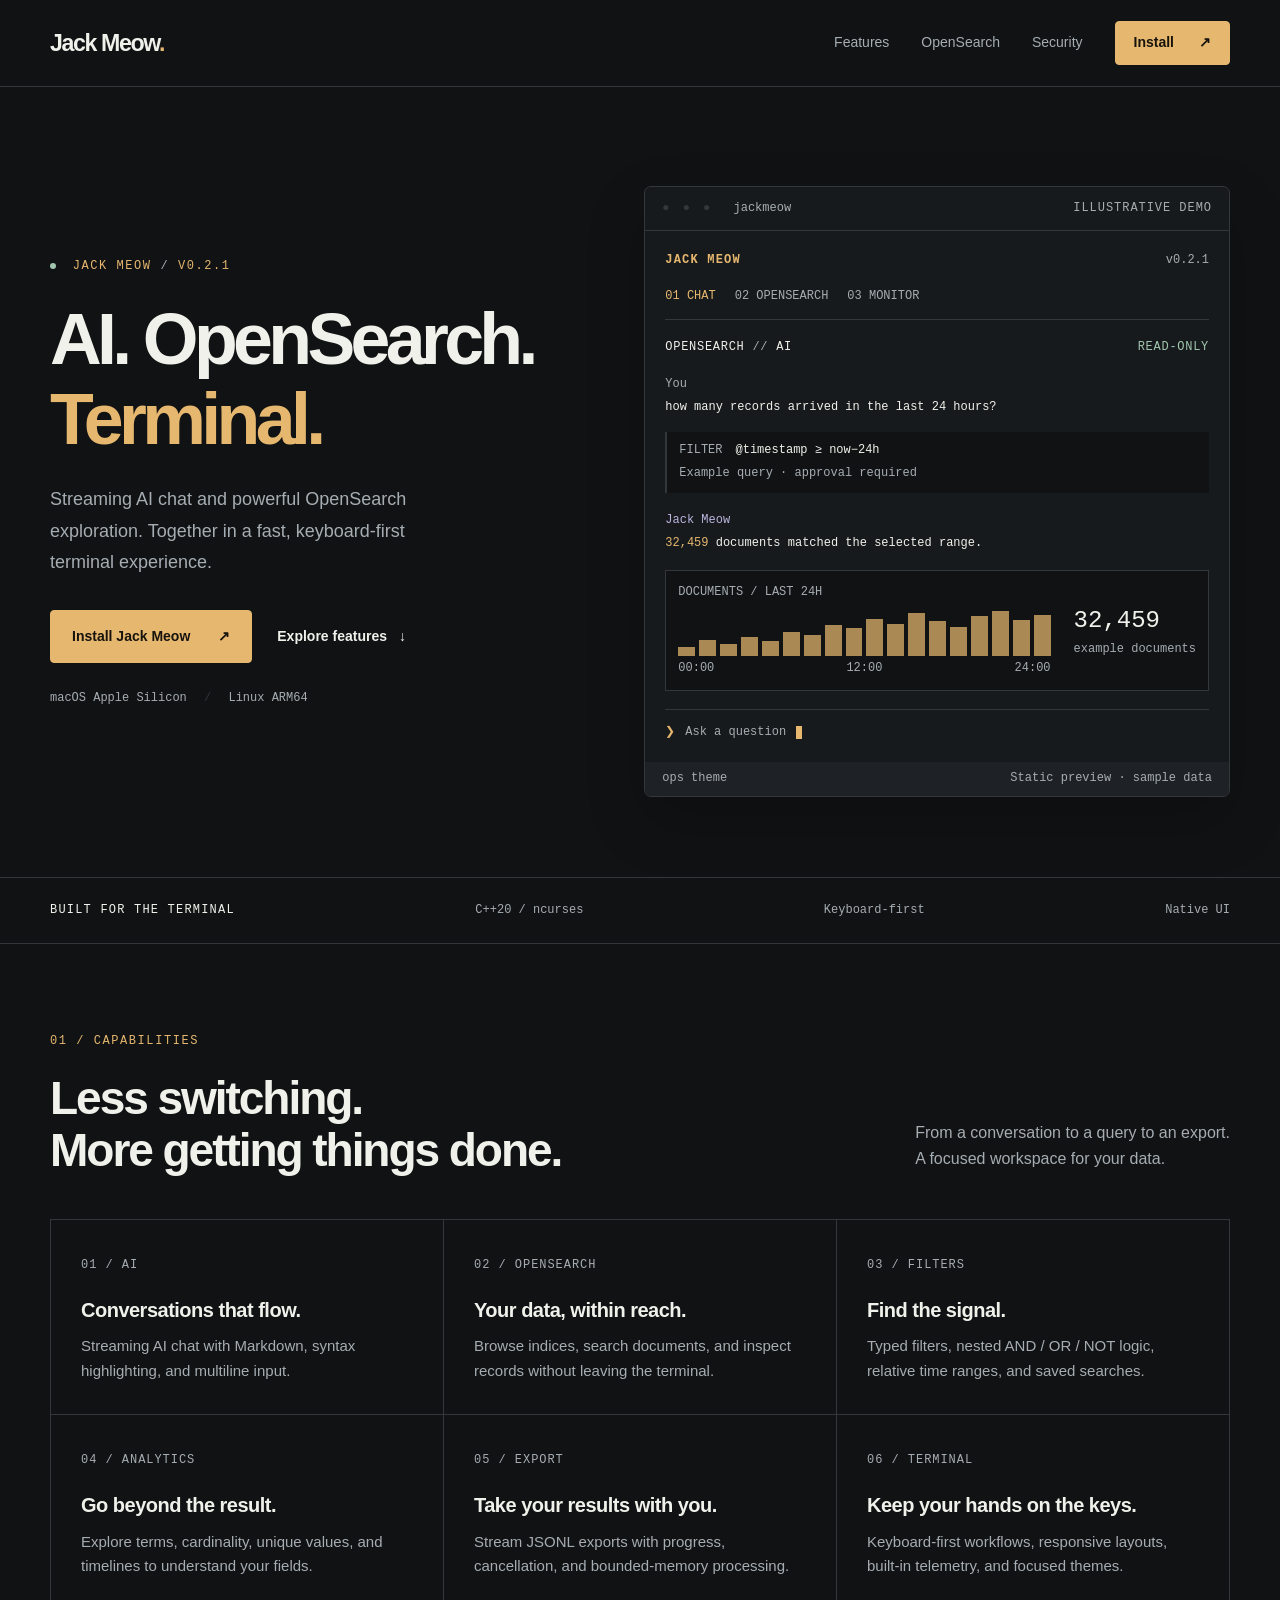
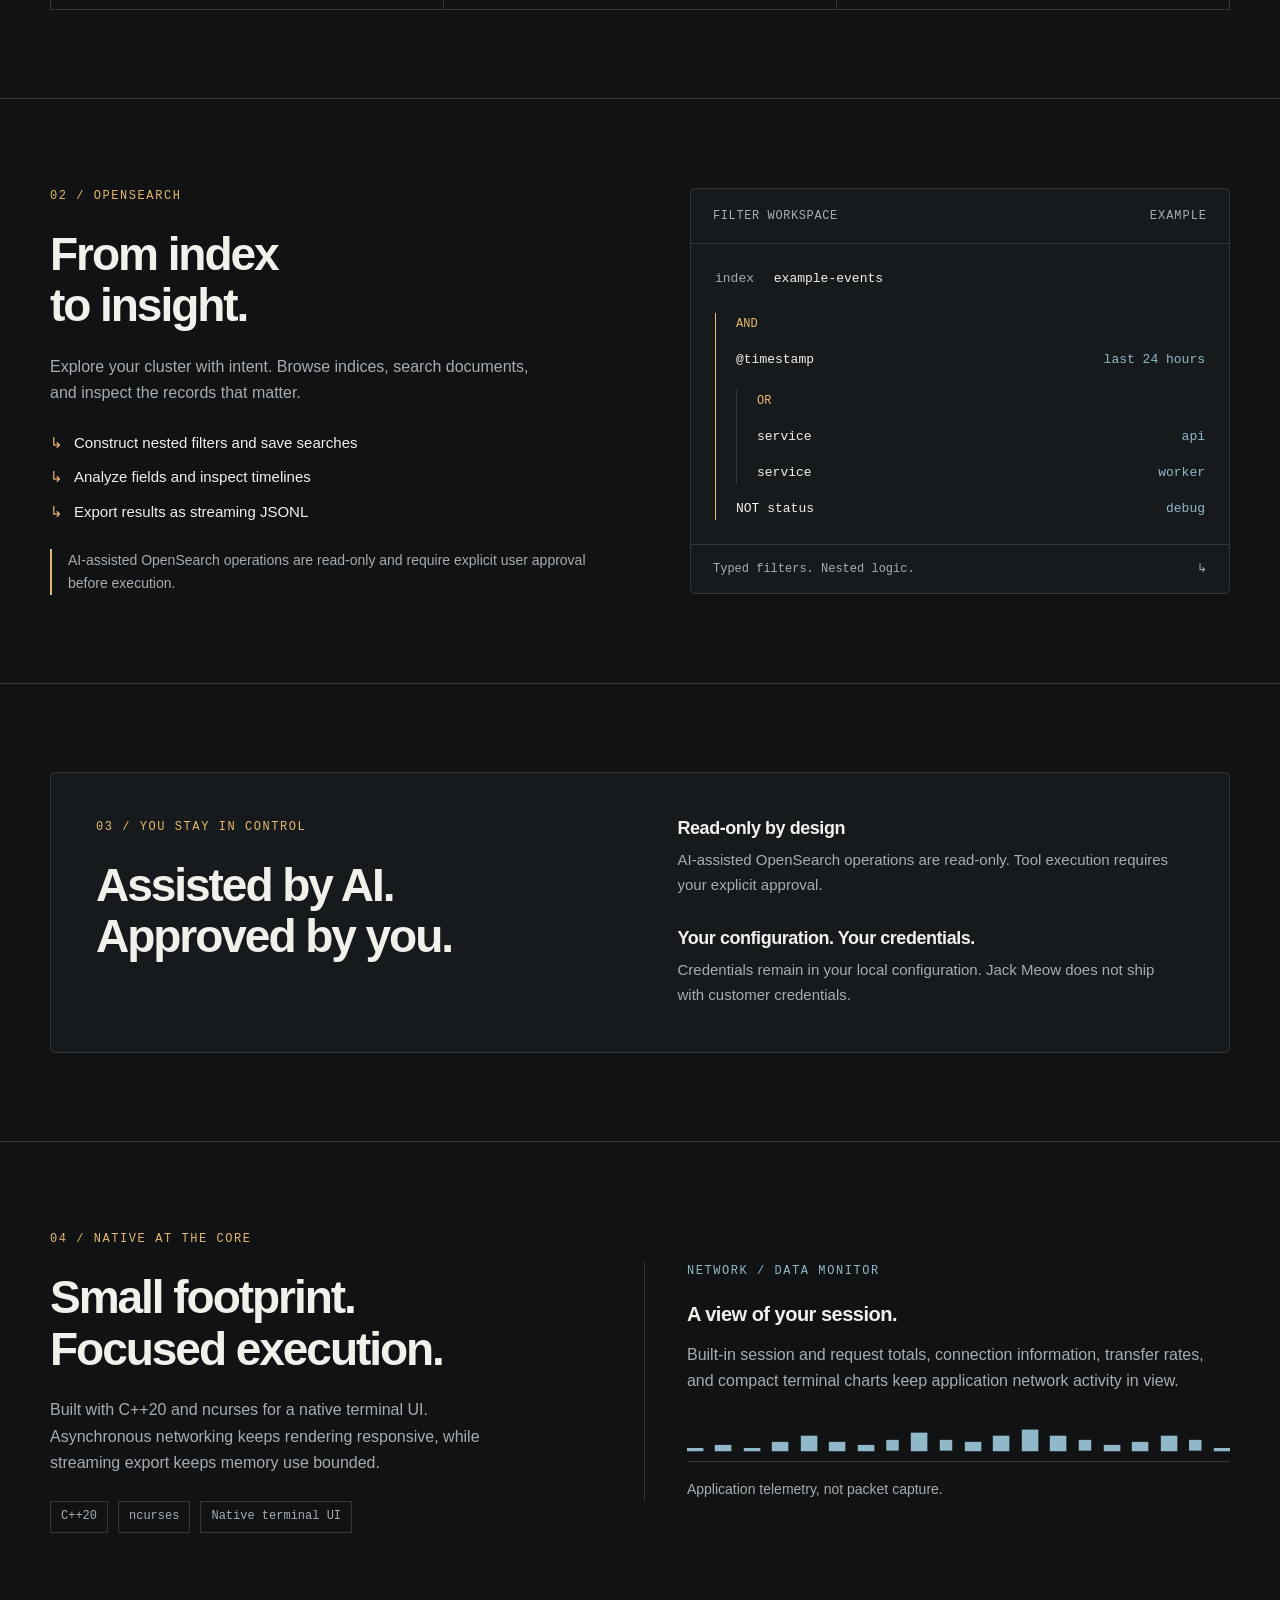
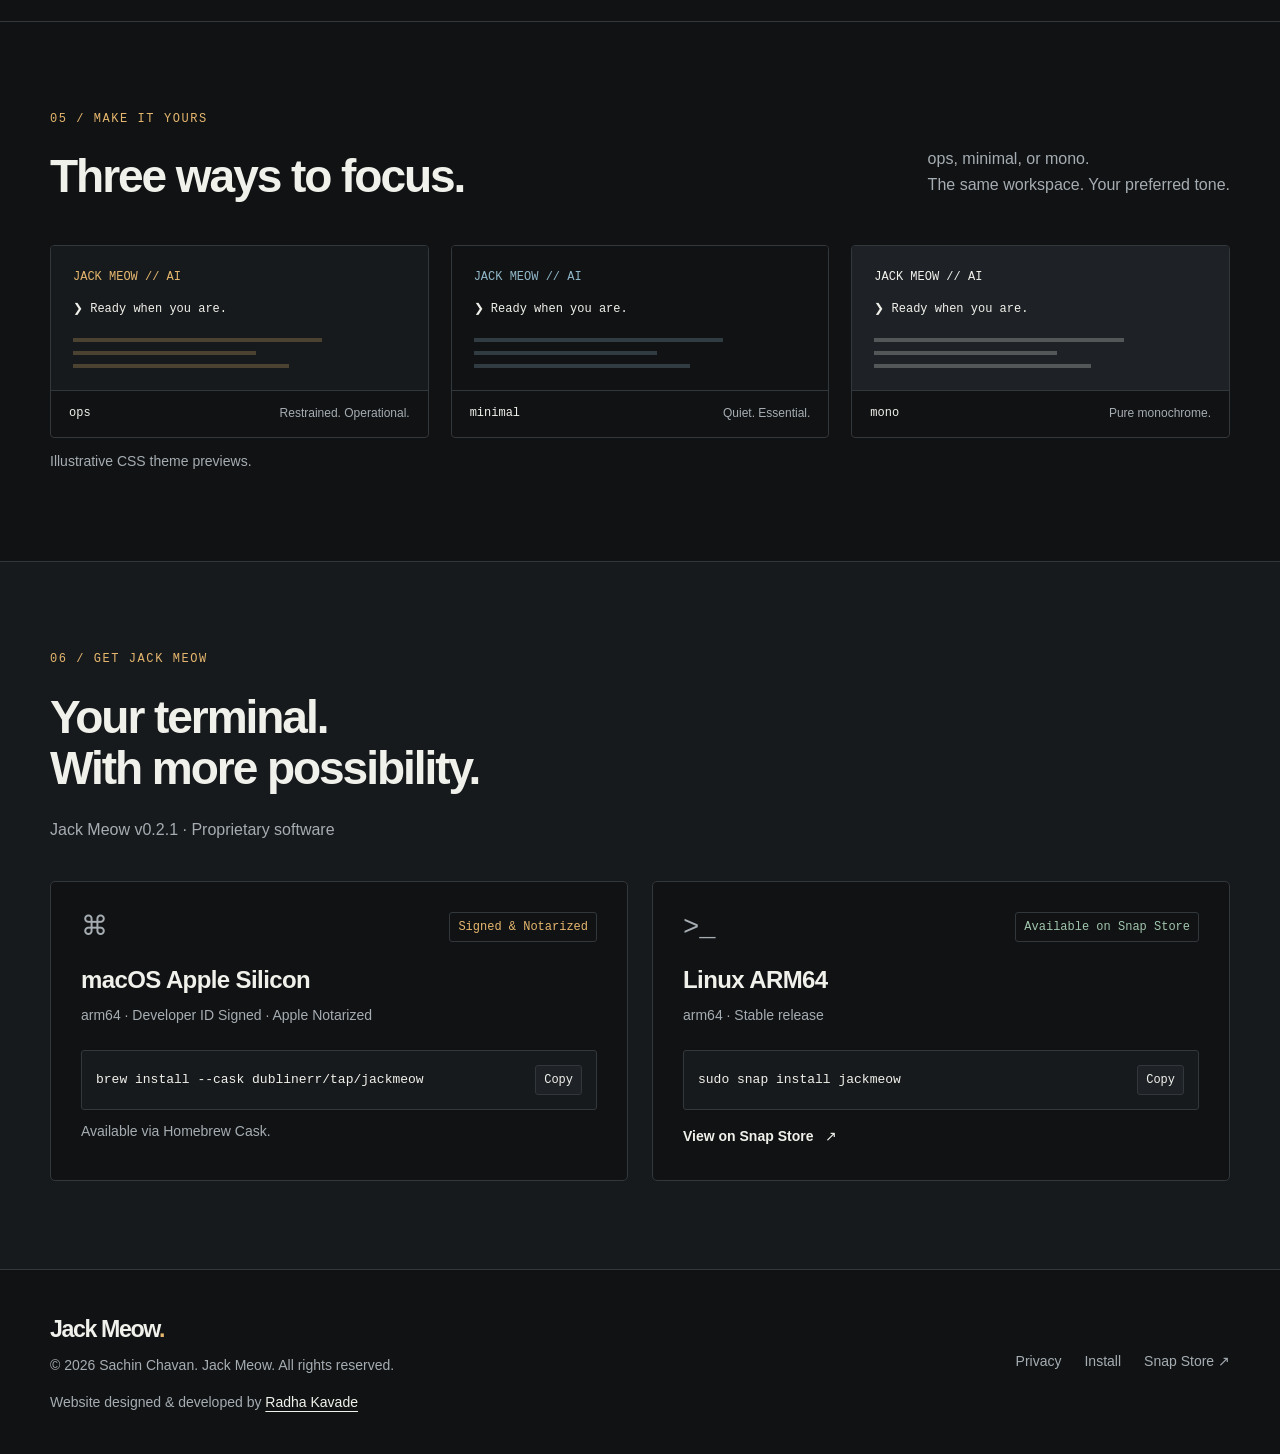
<file: index.html>
<!doctype html>
<html lang="en">
<head>
  <meta charset="utf-8">
  <meta name="viewport" content="width=device-width, initial-scale=1">
  <title>Jack Meow — AI &amp; OpenSearch in Your Terminal</title>
  <meta name="description" content="Streaming AI chat, OpenSearch exploration, and analytics in a fast, keyboard-first terminal. Meet Jack Meow for macOS Apple Silicon and Linux ARM64.">
  <link rel="canonical" href="https://csachin.dev/">
  <meta property="og:type" content="website">
  <meta property="og:site_name" content="Jack Meow">
  <meta property="og:title" content="Jack Meow — AI &amp; OpenSearch in Your Terminal">
  <meta property="og:description" content="Streaming AI chat and powerful OpenSearch workflows. One native terminal experience.">
  <meta property="og:url" content="https://csachin.dev/">
  <meta name="twitter:card" content="summary">
  <meta name="twitter:title" content="Jack Meow — AI &amp; OpenSearch in Your Terminal">
  <meta name="twitter:description" content="Streaming AI chat and powerful OpenSearch workflows. One native terminal experience.">
  <meta name="theme-color" content="#101214">
  <meta name="robots" content="index, follow">
  <link rel="stylesheet" href="css/style.css">
  <script src="js/main.js" defer></script>
</head>
<body>
<a class="skip-link" href="#main">Skip to content</a>
<header class="site-header">
  <div class="container header-inner">
    <a class="wordmark" href="./" aria-label="Jack Meow home">Jack Meow<span class="wordmark-dot" aria-hidden="true">.</span></a>
    <button class="menu-toggle" type="button" aria-expanded="false" aria-controls="navigation" hidden>Menu <span aria-hidden="true">+</span></button>
    <nav id="navigation" aria-label="Main navigation">
      <a href="#features">Features</a><a href="#opensearch">OpenSearch</a><a href="#security">Security</a><a class="button button-small" href="#install">Install <span aria-hidden="true">↗</span></a>
    </nav>
  </div>
</header>
<main id="main">
  <section class="hero container" aria-labelledby="hero-title">
    <div class="hero-copy">
      <p class="eyebrow"><span class="status-dot" aria-hidden="true"></span> JACK MEOW <span class="muted">/</span> V0.2.1</p>
      <h1 id="hero-title">AI. OpenSearch.<br><span>Terminal.</span></h1>
      <p class="hero-description">Streaming AI chat and powerful OpenSearch exploration. Together in a fast, keyboard-first terminal experience.</p>
      <div class="actions"><a class="button" href="#install">Install Jack Meow <span aria-hidden="true">↗</span></a><a class="text-link" href="#features">Explore features <span aria-hidden="true">↓</span></a></div>
      <p class="hero-platforms">macOS Apple Silicon <span aria-hidden="true">/</span> Linux ARM64</p>
    </div>
    <figure class="terminal">
      <figcaption class="terminal-title"><span><span class="terminal-lights" aria-hidden="true">● ● ●</span> jackmeow</span><span class="demo-label">ILLUSTRATIVE DEMO</span></figcaption>
      <div class="terminal-body">
        <div class="terminal-brand">JACK MEOW <span>v0.2.1</span></div>
        <div class="terminal-tabs"><span class="active">01 CHAT</span><span>02 OPENSEARCH</span><span>03 MONITOR</span></div>
        <div class="terminal-context"><span>OPENSEARCH <span class="muted">//</span> AI</span><span class="success">READ-ONLY</span></div>
        <div class="chat-message"><span class="speaker">You</span><p>how many records arrived in the last 24 hours?</p></div>
        <div class="demo-query"><span class="muted">FILTER</span><code>@timestamp ≥ now−24h</code><span class="query-note">Example query · approval required</span></div>
        <div class="chat-message assistant-message"><span class="speaker">Jack Meow</span><p><strong>32,459</strong> documents matched the selected range.</p></div>
        <div class="terminal-analytics"><div><span class="muted">DOCUMENTS / LAST 24H</span><div class="bars" aria-hidden="true"><i style="--bar:20%"></i><i style="--bar:35%"></i><i style="--bar:26%"></i><i style="--bar:42%"></i><i style="--bar:34%"></i><i style="--bar:54%"></i><i style="--bar:46%"></i><i style="--bar:70%"></i><i style="--bar:62%"></i><i style="--bar:83%"></i><i style="--bar:72%"></i><i style="--bar:95%"></i><i style="--bar:78%"></i><i style="--bar:65%"></i><i style="--bar:89%"></i><i style="--bar:100%"></i><i style="--bar:80%"></i><i style="--bar:91%"></i></div><div class="chart-labels"><span>00:00</span><span>12:00</span><span>24:00</span></div></div><div class="stat"><strong>32,459</strong><span>example documents</span></div></div>
        <div class="terminal-prompt" aria-hidden="true"><span>❯</span> Ask a question<span class="cursor"></span></div>
      </div>
      <div class="terminal-footer"><span>ops theme</span><span>Static preview · sample data</span></div>
    </figure>
  </section>
  <div class="spec-strip"><div class="container"><span>BUILT FOR THE TERMINAL</span><span>C++20 / ncurses</span><span>Keyboard-first</span><span>Native UI</span></div></div>
  <section class="section container" id="features" aria-labelledby="features-title">
    <div class="section-heading"><div><p class="eyebrow">01 / CAPABILITIES</p><h2 id="features-title">Less switching.<br>More getting things done.</h2></div><p>From a conversation to a query to an export.<br>A focused workspace for your data.</p></div>
    <div class="feature-grid">
      <article class="feature"><span class="feature-number">01 / AI</span><h3>Conversations that flow.</h3><p>Streaming AI chat with Markdown, syntax highlighting, and multiline input.</p></article>
      <article class="feature"><span class="feature-number">02 / OPENSEARCH</span><h3>Your data, within reach.</h3><p>Browse indices, search documents, and inspect records without leaving the terminal.</p></article>
      <article class="feature"><span class="feature-number">03 / FILTERS</span><h3>Find the signal.</h3><p>Typed filters, nested AND / OR / NOT logic, relative time ranges, and saved searches.</p></article>
      <article class="feature"><span class="feature-number">04 / ANALYTICS</span><h3>Go beyond the result.</h3><p>Explore terms, cardinality, unique values, and timelines to understand your fields.</p></article>
      <article class="feature"><span class="feature-number">05 / EXPORT</span><h3>Take your results with you.</h3><p>Stream JSONL exports with progress, cancellation, and bounded-memory processing.</p></article>
      <article class="feature"><span class="feature-number">06 / TERMINAL</span><h3>Keep your hands on the keys.</h3><p>Keyboard-first workflows, responsive layouts, built-in telemetry, and focused themes.</p></article>
    </div>
  </section>
  <section class="section section-bordered" id="opensearch" aria-labelledby="search-title"><div class="container split">
    <div><p class="eyebrow">02 / OPENSEARCH</p><h2 id="search-title">From index<br>to insight.</h2><p class="section-description">Explore your cluster with intent. Browse indices, search documents, and inspect the records that matter.</p><ul class="check-list"><li>Construct nested filters and save searches</li><li>Analyze fields and inspect timelines</li><li>Export results as streaming JSONL</li></ul><p class="approval-note">AI-assisted OpenSearch operations are read-only and require explicit user approval before execution.</p></div>
    <figure class="query-panel"><figcaption><span>FILTER WORKSPACE</span><span class="demo-label">EXAMPLE</span></figcaption><div class="query-content"><p class="query-index">index <strong>example-events</strong></p><div class="filter-group"><span class="logic">AND</span><p><span>@timestamp</span><code>last 24 hours</code></p><div class="nested-filter"><span class="logic">OR</span><p><span>service</span><code>api</code></p><p><span>service</span><code>worker</code></p></div><p><span>NOT status</span><code>debug</code></p></div></div><div class="query-bottom"><span>Typed filters. Nested logic.</span><span aria-hidden="true">↳</span></div></figure>
  </div></section>
  <section class="section container" id="security" aria-labelledby="security-title"><div class="trust-panel"><div><p class="eyebrow">03 / YOU STAY IN CONTROL</p><h2 id="security-title">Assisted by AI.<br>Approved by you.</h2></div><div class="trust-details"><article><h3>Read-only by design</h3><p>AI-assisted OpenSearch operations are read-only. Tool execution requires your explicit approval.</p></article><article><h3>Your configuration. Your credentials.</h3><p>Credentials remain in your local configuration. Jack Meow does not ship with customer credentials.</p></article></div></div></section>
  <section class="section section-bordered"><div class="container split architecture"><div><p class="eyebrow">04 / NATIVE AT THE CORE</p><h2>Small footprint.<br>Focused execution.</h2><p class="section-description">Built with C++20 and ncurses for a native terminal UI. Asynchronous networking keeps rendering responsive, while streaming export keeps memory use bounded.</p><div class="tech-tags"><span>C++20</span><span>ncurses</span><span>Native terminal UI</span></div></div><div class="monitor"><p class="eyebrow">NETWORK / DATA MONITOR</p><h3>A view of your session.</h3><p>Built-in session and request totals, connection information, transfer rates, and compact terminal charts keep application network activity in view.</p><div class="monitor-line" aria-hidden="true">▁ ▂ ▁ ▃ ▅ ▃ ▂ ▄ ▆ ▄ ▃ ▅ ▇ ▅ ▄ ▂ ▃ ▅ ▄ ▁</div><p class="small muted">Application telemetry, not packet capture.</p></div></div></section>
  <section class="section container themes" aria-labelledby="themes-title"><div class="section-heading"><div><p class="eyebrow">05 / MAKE IT YOURS</p><h2 id="themes-title">Three ways to focus.</h2></div><p>ops, minimal, or mono.<br>The same workspace. Your preferred tone.</p></div><div class="theme-grid">
    <figure class="theme-preview theme-ops"><div class="mini-terminal" aria-hidden="true"><span>JACK MEOW // AI</span><p>❯ Ready when you are.</p><i></i><i></i><i></i></div><figcaption><strong>ops</strong><span>Restrained. Operational.</span></figcaption></figure>
    <figure class="theme-preview theme-minimal"><div class="mini-terminal" aria-hidden="true"><span>JACK MEOW // AI</span><p>❯ Ready when you are.</p><i></i><i></i><i></i></div><figcaption><strong>minimal</strong><span>Quiet. Essential.</span></figcaption></figure>
    <figure class="theme-preview theme-mono"><div class="mini-terminal" aria-hidden="true"><span>JACK MEOW // AI</span><p>❯ Ready when you are.</p><i></i><i></i><i></i></div><figcaption><strong>mono</strong><span>Pure monochrome.</span></figcaption></figure>
  </div><p class="small muted">Illustrative CSS theme previews.</p></section>
  <section class="section install-section" id="install" aria-labelledby="install-title"><div class="container"><p class="eyebrow">06 / GET JACK MEOW</p><h2 id="install-title">Your terminal.<br>With more possibility.</h2><p class="section-description">Jack Meow v0.2.1 · Proprietary software</p><div class="install-grid">
    <article class="install-card"><div class="card-top"><span class="platform-symbol" aria-hidden="true">⌘</span><span class="badge">Signed &amp; Notarized</span></div><h3>macOS Apple Silicon</h3><p class="muted">arm64 · Developer ID Signed · Apple Notarized</p><div class="command"><code id="brew-command">brew install --cask dublinerr/tap/jackmeow</code><button class="copy-button" type="button" data-copy="brew-command" aria-label="Copy macOS install command" hidden>Copy</button></div><p class="small muted">Available via Homebrew Cask.</p><p class="copy-status small" role="status" aria-live="polite" aria-atomic="true"></p></article>
    <article class="install-card"><div class="card-top"><span class="platform-symbol" aria-hidden="true">&gt;_</span><span class="badge badge-success">Available on Snap Store</span></div><h3>Linux ARM64</h3><p class="muted">arm64 · Stable release</p><div class="command"><code id="snap-command">sudo snap install jackmeow</code><button class="copy-button" type="button" data-copy="snap-command" aria-label="Copy Linux install command" hidden>Copy</button></div><a class="small text-link" href="https://snapcraft.io/jackmeow" rel="noopener noreferrer">View on Snap Store <span aria-hidden="true">↗</span></a><p class="copy-status small" role="status" aria-live="polite" aria-atomic="true"></p></article>
  </div></div></section>
</main>
<footer class="site-footer container">
  <div>
    <a class="wordmark" href="./">Jack Meow<span class="wordmark-dot" aria-hidden="true">.</span></a>
    <p class="small muted">© 2026 Sachin Chavan. Jack Meow. All rights reserved.</p>
    <p class="developer-credit small muted">Website designed &amp; developed by <a href="/developer.html">Radha Kavade</a></p>
  </div>
  <nav aria-label="Footer navigation"><a href="privacy.html">Privacy</a><a href="#install">Install</a><a href="https://snapcraft.io/jackmeow" rel="noopener noreferrer">Snap Store ↗</a></nav>
</footer>
</body>
</html>
</file>
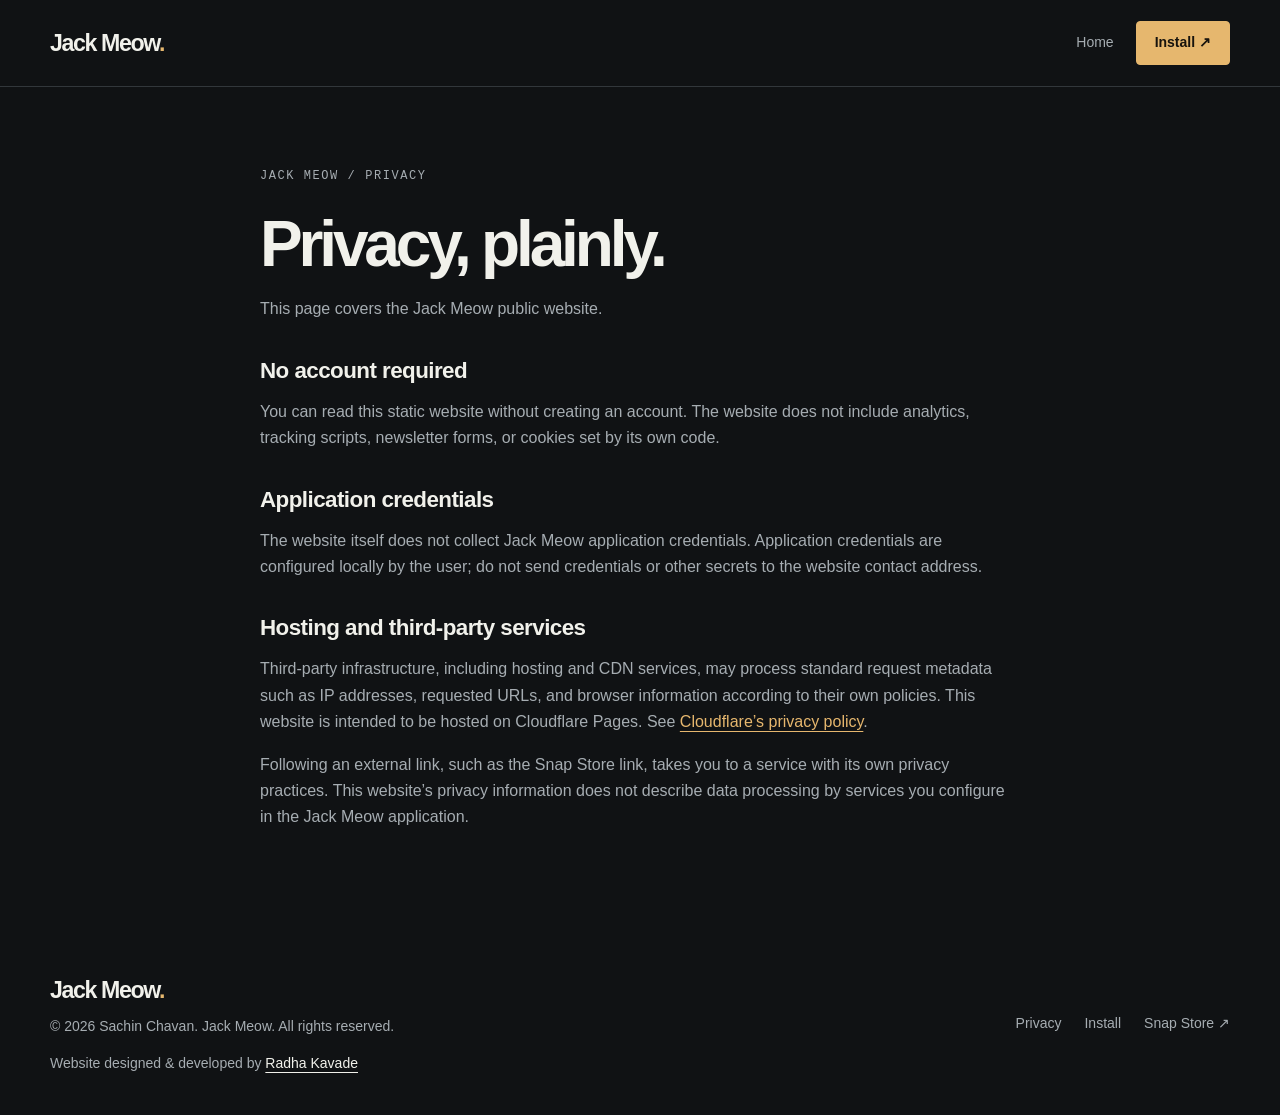
<file: privacy.html>
<!doctype html>
<html lang="en">
<head>
  <meta charset="utf-8">
  <meta name="viewport" content="width=device-width, initial-scale=1">
  <title>Privacy — Jack Meow</title>
  <meta name="description" content="How the Jack Meow static website handles privacy and application credentials.">
  <link rel="canonical" href="https://csachin.dev/privacy.html">
  <meta property="og:type" content="website">
  <meta property="og:site_name" content="Jack Meow">
  <meta property="og:title" content="Privacy — Jack Meow">
  <meta property="og:description" content="How the Jack Meow static website handles privacy and application credentials.">
  <meta property="og:url" content="https://csachin.dev/privacy.html">
  <meta name="twitter:card" content="summary">
  <meta name="twitter:title" content="Privacy — Jack Meow">
  <meta name="twitter:description" content="How the Jack Meow static website handles privacy and application credentials.">
  <meta name="theme-color" content="#101214">
  <meta name="robots" content="index, follow">
  <link rel="stylesheet" href="/css/style.css">
</head>
<body>
<a class="skip-link" href="#main">Skip to content</a>
<header class="site-header legal-header"><div class="container header-inner"><a class="wordmark" href="/">Jack Meow<span class="wordmark-dot" aria-hidden="true">.</span></a><nav aria-label="Main navigation"><a href="/">Home</a><a class="button button-small" href="/#install">Install ↗</a></nav></div></header>
<main id="main" class="container legal "><p class="eyebrow">JACK MEOW / PRIVACY</p><h1>Privacy, plainly.</h1><p>This page covers the Jack Meow public website.</p><h2>No account required</h2><p>You can read this static website without creating an account. The website does not include analytics, tracking scripts, newsletter forms, or cookies set by its own code.</p><h2>Application credentials</h2><p>The website itself does not collect Jack Meow application credentials. Application credentials are configured locally by the user; do not send credentials or other secrets to the website contact address.</p><h2>Hosting and third-party services</h2><p>Third-party infrastructure, including hosting and CDN services, may process standard request metadata such as IP addresses, requested URLs, and browser information according to their own policies. This website is intended to be hosted on Cloudflare Pages. See <a href="https://www.cloudflare.com/privacypolicy/" rel="noopener noreferrer">Cloudflare’s privacy policy</a>.</p><p>Following an external link, such as the Snap Store link, takes you to a service with its own privacy practices. This website’s privacy information does not describe data processing by services you configure in the Jack Meow application.</p></main>
<footer class="site-footer container">
  <div>
    <a class="wordmark" href="/">Jack Meow<span class="wordmark-dot" aria-hidden="true">.</span></a>
    <p class="small muted">© 2026 Sachin Chavan. Jack Meow. All rights reserved.</p>
    <p class="developer-credit small muted">Website designed &amp; developed by <a href="/developer.html">Radha Kavade</a></p>
  </div>
  <nav aria-label="Footer navigation"><a href="/privacy.html">Privacy</a><a href="/#install">Install</a><a href="https://snapcraft.io/jackmeow" rel="noopener noreferrer">Snap Store ↗</a></nav>
</footer>
</body>
</html>
</file>
<file: css/style.css>
:root {
  color-scheme:dark;
  --background:#101214;
  --surface:#171a1d;
  --surface-raised:#1e2226;
  --border:#32373b;
  --text:#f1f1eb;
  --muted:#a6adb2;
  --accent:#e6b76e;
  --success:#a1c6ad;
  --warning:#e6b76e;
  --danger:#e99898;
  --ai:#b9b4de;
  --telemetry:#91b8c8;
  --ink:#17130d;
  --focus:#f4cd91;
  --shadow:0 24px 60px #0003;
  --mono:ui-monospace,SFMono-Regular,Consolas,"Liberation Mono",monospace;
  --sans:-apple-system,BlinkMacSystemFont,"Segoe UI",sans-serif
}

* {
  box-sizing:border-box
}
html {
  scroll-behavior:smooth;
  scroll-padding-top:6rem
}
body {
  margin:0;
  background:var(--background);
  color:var(--text);
  font:16px/1.65 var(--sans)
}
a {
  color:inherit;
  text-decoration:none
}
button {
  font:inherit
}
button,a {
  -webkit-tap-highlight-color:transparent
}
button {
  cursor:pointer
}
a:hover {
  color:var(--accent)
}
:focus-visible {
  outline:3px solid var(--focus);
  outline-offset:5px
}
::selection {
  background:var(--accent);
  color:var(--ink)
}
h1,h2,h3,p,figure {
  margin:0
}
h1,h2,h3 {
  line-height:1.12;
  font-weight:600;
  letter-spacing:-.045em
}
h1 {
  font-size:clamp(3rem,5.6vw,5.3rem);
  letter-spacing:-.065em
}
h2 {
  font-size:clamp(2rem,3.6vw,3.25rem)
}
h3 {
  font-size:1.25rem;
  letter-spacing:-.025em
}
p {
  margin-top:1rem
}
code {
  font-family:var(--mono)
}
.container {
  width:min(1180px,calc(100% - 96px));
  margin-inline:auto
}
.muted {
  color:var(--muted)
}
.small {
  font-size:.875rem
}
.eyebrow {
  font: .75rem/1.6 var(--mono);
  letter-spacing:.13em;
  color:var(--accent);
  margin:0 0 1.4rem
}
.skip-link {
  position:fixed;
  top:-100px;
  left:16px;
  padding:12px;
  background:var(--accent);
  color:var(--ink);
  z-index:50
}
.skip-link:focus {
  top:12px
}
.site-header {
  position:sticky;
  top:0;
  background:var(--background);
  border-bottom:1px solid var(--border);
  z-index:20
}
.header-inner {
  min-height:86px;
  display:flex;
  align-items:center;
  justify-content:space-between;
  gap:24px
}
.wordmark {
  font-size:1.45rem;
  font-weight:750;
  letter-spacing:-.06em;
  white-space:nowrap
}
.wordmark-dot {
  color:var(--accent)
}
nav {
  display:flex;
  align-items:center;
  gap:32px;
  font-size:.875rem
}
nav>a:not(.button) {
  color:var(--muted)
}
nav>a:hover {
  color:var(--text)
}
.button {
  display:inline-flex;
  align-items:center;
  justify-content:center;
  gap:28px;
  padding:14px 21px;
  background:var(--accent);
  color:var(--ink);
  font-weight:650;
  font-size:.875rem;
  border:1px solid var(--accent);
  border-radius:4px
}
.button:hover {
  background:var(--text);
  border-color:var(--text);
  color:var(--ink)
}
.button-small {
  padding:9px 18px;
  gap:25px
}
.menu-toggle {
  background:none;
  border:1px solid var(--border);
  color:var(--text);
  padding:9px 14px;
  border-radius:4px
}
.hero {
  display:grid;
  grid-template-columns:1fr 1.08fr;
  align-items:center;
  gap:52px;
  padding-block:91px 88px
}
.hero h1 span {
  color:var(--accent)
}
.status-dot {
  display:inline-block;
  width:6px;
  height:6px;
  border-radius:50%;
  background:var(--success);
  margin-right:8px;
  vertical-align:middle
}
.hero-description {
  font-size:1.125rem;
  line-height:1.75;
  color:var(--muted);
  max-width:420px;
  margin-top:25px
}
.actions {
  display:flex;
  align-items:center;
  gap:25px;
  margin-top:31px;
  flex-wrap:wrap
}
.text-link {
  font-size:.875rem;
  font-weight:550
}
.text-link span {
  margin-left:8px
}
.hero-platforms {
  font: .75rem/1.8 var(--mono);
  color:var(--muted);
  margin-top:25px
}
.hero-platforms span {
  margin-inline:10px;
  color:var(--border)
}
.terminal {
  border:1px solid var(--border);
  border-radius:7px;
  background:var(--surface);
  box-shadow:var(--shadow);
  min-width:0;
  font: .75rem/1.6 var(--mono);
  transform:translateY(8px)
}
.terminal-title {
  display:flex;
  justify-content:space-between;
  align-items:center;
  gap:12px;
  padding:12px 17px;
  border-bottom:1px solid var(--border);
  color:var(--muted);
  font-size:.75rem
}
.terminal-lights {
  letter-spacing:3px;
  color:var(--border);
  margin-right:13px
}
.demo-label {
  font-size:.75rem;
  letter-spacing:.08em;
  color:var(--muted)
}
.terminal-body {
  padding:20px
}
.terminal-brand {
  color:var(--accent);
  font-weight:bold;
  letter-spacing:.1em
}
.terminal-brand span {
  color:var(--muted);
  float:right;
  font-weight:normal;
  letter-spacing:0
}
.terminal-tabs {
  display:flex;
  gap:19px;
  margin-top:17px;
  padding-bottom:12px;
  border-bottom:1px solid var(--border);
  font-size:.75rem;
  color:var(--muted)
}
.terminal-tabs .active {
  color:var(--accent)
}
.terminal-context {
  display:flex;
  justify-content:space-between;
  gap:8px;
  margin-top:18px;
  font-size:.75rem;
  letter-spacing:.06em
}
.success {
  color:var(--success)
}
.chat-message {
  margin-top:18px
}
.speaker {
  font-size:.75rem;
  color:var(--muted)
}
.chat-message p {
  margin-top:4px;
  max-width:350px
}
.assistant-message .speaker {
  color:var(--ai)
}
.assistant-message strong {
  color:var(--accent);
  font-weight:normal
}
.demo-query {
  display:flex;
  flex-wrap:wrap;
  gap:4px 13px;
  padding:9px 12px;
  border-left:2px solid var(--border);
  margin-top:15px;
  font-size:.75rem;
  background:var(--background)
}
.query-note {
  flex-basis:100%;
  color:var(--muted)
}
.terminal-analytics {
  display:grid;
  grid-template-columns:1fr auto;
  gap:23px;
  align-items:center;
  background:var(--background);
  border:1px solid var(--border);
  padding:12px;
  margin-top:17px;
  font-size:.75rem
}
.bars {
  height:45px;
  display:flex;
  align-items:end;
  gap:4px;
  margin-top:9px
}
.bars i {
  flex:1;
  height:var(--bar);
  background:var(--accent);
  opacity:.72
}
.chart-labels {
  display:flex;
  justify-content:space-between;
  color:var(--muted);
  margin-top:3px
}
.stat {
  display:flex;
  flex-direction:column
}
.stat strong {
  font-size:1.5rem;
  font-weight:500
}
.stat span {
  color:var(--muted);
  font-size:.75rem
}
.terminal-prompt {
  border-top:1px solid var(--border);
  margin-top:18px;
  padding-top:13px;
  color:var(--muted);
  display:flex;
  align-items:center;
  gap:10px
}
.terminal-prompt>span:first-child {
  color:var(--accent)
}
.cursor {
  height:13px;
  width:6px;
  background:var(--accent)
}
.terminal-footer {
  display:flex;
  justify-content:space-between;
  padding:7px 17px;
  background:var(--surface-raised);
  color:var(--muted);
  font-size:.75rem;
  border-radius:0 0 7px 7px
}
.spec-strip {
  border-block:1px solid var(--border)
}
.spec-strip .container {
  display:flex;
  justify-content:space-between;
  gap:20px;
  padding-block:23px;
  font:.75rem/1.6 var(--mono);
  color:var(--muted)
}
.spec-strip span:first-child {
  color:var(--text);
  letter-spacing:.1em
}
.section {
  padding-block:88px;
  scroll-margin-top:10px
}
.section-heading {
  display:flex;
  align-items:flex-end;
  justify-content:space-between;
  gap:30px;
  margin-bottom:42px
}
.section-heading>p {
  color:var(--muted);
  max-width:370px;
  margin:0 0 4px
}
.feature-grid {
  display:grid;
  grid-template-columns:repeat(3,1fr);
  border-top:1px solid var(--border);
  border-left:1px solid var(--border)
}
.feature {
  padding:30px;
  border-right:1px solid var(--border);
  border-bottom:1px solid var(--border)
}
.feature-number {
  font:.75rem/1.6 var(--mono);
  color:var(--muted);
  letter-spacing:.08em
}
.feature h3 {
  margin-top:23px
}
.feature p {
  color:var(--muted);
  font-size:.9375rem;
  margin-top:13px
}
.section-bordered {
  border-block:1px solid var(--border)
}
.split {
  display:grid;
  grid-template-columns:1fr 1fr;
  gap:100px;
  align-items:center
}
.section-description {
  color:var(--muted);
  max-width:480px;
  margin-top:22px
}
.check-list {
  list-style:none;
  padding:0;
  margin:24px 0;
  font-size:.9375rem
}
.check-list li {
  margin-top:10px;
  padding-left:24px;
  position:relative
}
.check-list li:before {
  content:'↳';
  color:var(--accent);
  position:absolute;
  left:0
}
.approval-note {
  border-left:2px solid var(--accent);
  padding-left:16px;
  font-size:.875rem;
  color:var(--muted)
}
.query-panel {
  background:var(--surface);
  border:1px solid var(--border);
  border-radius:5px;
  font: .8125rem/1.7 var(--mono)
}
.query-panel figcaption {
  display:flex;
  justify-content:space-between;
  gap:12px;
  padding:17px 22px;
  border-bottom:1px solid var(--border);
  color:var(--muted);
  font-size:.75rem;
  letter-spacing:.05em
}
.query-content {
  padding:24px
}
.query-index {
  margin:0;
  color:var(--muted)
}
.query-index strong {
  color:var(--text);
  font-weight:normal;
  margin-left:12px
}
.filter-group {
  margin-top:23px;
  border-left:1px solid var(--accent);
  padding-left:20px
}
.logic {
  color:var(--accent);
  font-size:.75rem
}
.filter-group p {
  display:flex;
  justify-content:space-between;
  gap:15px;
  margin-top:14px
}
.filter-group code {
  color:var(--telemetry)
}
.nested-filter {
  margin-top:18px;
  padding-left:20px;
  border-left:1px solid var(--border)
}
.query-bottom {
  display:flex;
  justify-content:space-between;
  border-top:1px solid var(--border);
  padding:14px 22px;
  font-size:.75rem;
  color:var(--muted)
}
.trust-panel {
  display:grid;
  grid-template-columns:1fr 1fr;
  gap:75px;
  padding:45px;
  background:var(--surface);
  border:1px solid var(--border);
  border-radius:5px
}
.trust-details article+article {
  margin-top:30px
}
.trust-details h3 {
  font-size:1.125rem
}
.trust-details p {
  color:var(--muted);
  font-size:.9375rem;
  margin-top:10px
}
.tech-tags {
  display:flex;
  gap:10px;
  flex-wrap:wrap;
  margin-top:25px
}
.tech-tags span {
  border:1px solid var(--border);
  padding:5px 10px;
  font:.75rem/1.6 var(--mono);
  color:var(--muted)
}
.monitor {
  border-left:1px solid var(--border);
  padding-left:42px
}
.monitor .eyebrow {
  color:var(--telemetry)
}
.monitor p:not(.eyebrow) {
  color:var(--muted)
}
.monitor-line {
  color:var(--telemetry);
  font:1.3rem/2 var(--mono);
  overflow:hidden;
  white-space:nowrap;
  margin-top:25px;
  border-bottom:1px solid var(--border)
}
.theme-grid {
  display:grid;
  grid-template-columns:repeat(3,1fr);
  gap:22px
}
.theme-preview {
  border:1px solid var(--border);
  border-radius:4px;
  overflow:hidden
}
.mini-terminal {
  background:var(--surface);
  padding:22px;
  font:.75rem/1.6 var(--mono);
  color:var(--accent)
}
.mini-terminal p {
  margin:13px 0 19px;
  color:var(--text)
}
.mini-terminal i {
  display:block;
  background:currentColor;
  opacity:.25;
  width:75%;
  height:4px;
  margin-top:9px
}
.mini-terminal i:nth-last-child(2) {
  width:55%
}
.mini-terminal i:last-child {
  width:65%
}
.theme-minimal .mini-terminal {
  background:var(--background);
  color:var(--telemetry)
}
.theme-mono .mini-terminal {
  background:var(--surface-raised);
  color:var(--text)
}
.theme-preview figcaption {
  display:flex;
  justify-content:space-between;
  gap:10px;
  padding:13px 18px;
  font-size:.75rem;
  border-top:1px solid var(--border)
}
.theme-preview figcaption strong {
  font-family:var(--mono);
  font-weight:normal
}
.theme-preview figcaption span {
  color:var(--muted)
}
.themes>.small {
  margin-top:12px
}
.install-section {
  background:var(--surface);
  border-block:1px solid var(--border)
}
.install-grid {
  display:grid;
  grid-template-columns:1fr 1fr;
  gap:24px;
  margin-top:38px
}
.install-card {
  background:var(--background);
  border:1px solid var(--border);
  padding:30px;
  border-radius:5px;
  min-width:0
}
.card-top {
  display:flex;
  align-items:center;
  justify-content:space-between;
  gap:12px;
  margin-bottom:25px
}
.platform-symbol {
  font:1.7rem/1 var(--mono);
  color:var(--muted)
}
.badge {
  color:var(--accent);
  font:.75rem/1.5 var(--mono);
  border:1px solid var(--border);
  padding:5px 8px;
  border-radius:3px
}
.badge-success {
  color:var(--success)
}
.install-card h3 {
  font-size:1.5rem
}
.install-card>p.muted {
  font-size:.875rem;
  margin-top:10px
}
.command,.coming-soon {
  margin-top:23px;
  padding:14px;
  background:var(--surface);
  border:1px solid var(--border);
  border-radius:3px;
  min-height:57px;
  font-size:.8125rem
}
.coming-soon {
  color:var(--muted);
  display:flex;
  align-items:center
}
.command {
  display:flex;
  align-items:center;
  justify-content:space-between;
  gap:10px
}
.command code {
  overflow-wrap:anywhere
}
.copy-button {
  color:var(--text);
  background:var(--surface-raised);
  border:1px solid var(--border);
  border-radius:3px;
  padding:5px 8px;
  font:.75rem/1.5 var(--mono)
}
.copy-button:hover {
  border-color:var(--accent)
}
.install-card>.text-link {
  display:inline-block;
  margin-top:15px
}
.copy-status:empty {
  display:none
}
.copy-status {
  color:var(--success);
  margin-top:12px
}
.site-footer {
  display:flex;
  align-items:center;
  justify-content:space-between;
  gap:35px;
  padding-block:40px
}
.site-footer p {
  margin-top:6px
}
.site-footer .developer-credit {
  margin-top:14px
}
.developer-credit a {
  color:var(--text);
  font-weight:500;
  white-space:nowrap;
  text-decoration:underline;
  text-underline-offset:4px
}
.developer-credit a:hover {
  color:var(--accent)
}
.site-footer nav {
  gap:23px;
  flex-wrap:wrap
}
.legal {
  max-width:760px;
  padding-block:80px 100px;
  min-height:70vh
}
.legal h1 {
  font-size:clamp(2.5rem,5vw,4rem)
}
.legal h2 {
  font-size:1.4rem;
  margin-top:35px;
  letter-spacing:-.025em
}
.legal p {
  color:var(--muted)
}
.legal a:not(.button) {
  color:var(--accent);
  text-decoration:underline;
  text-underline-offset:4px
}
.legal .button {
  margin-top:30px
}
.error-number {
  font:clamp(4rem,12vw,8rem)/1 var(--mono);
  color:var(--accent);
  margin-bottom:30px
}
.error-page {
  min-height:68vh
}
.legal-header nav {
  gap:22px
}
.developer-profile {
  max-width:1000px;
  padding-block:80px 88px
}
.profile-hero {
  display:flex;
  align-items:center;
  gap:36px;
  padding:36px;
  background:var(--surface);
  border:1px solid var(--border);
  border-radius:5px
}
.profile-avatar {
  display:block;
  width:144px;
  height:144px;
  aspect-ratio:1;
  flex-shrink:0;
  object-fit:cover;
  border:1px solid var(--border);
  border-radius:50%;
  background:var(--surface-raised);
  color:var(--muted);
  font-size:.875rem
}
.profile-identity {
  min-width:0
}
.profile-identity h1 {
  font-size:clamp(2.25rem,4.5vw,3.6rem);
  letter-spacing:-.045em
}
.profile-title {
  color:var(--accent);
  font-size:1.125rem
}
.profile-location {
  color:var(--muted);
  margin-top:4px;
  font-size:.875rem
}
.profile-links {
  display:flex;
  flex-wrap:wrap;
  gap:12px;
  margin-top:24px
}
.profile-links .button {
  min-height:44px;
  padding:10px 18px;
  gap:12px;
  background:var(--background);
  border-color:var(--border);
  color:var(--text)
}
.profile-links .button:hover {
  border-color:var(--accent);
  color:var(--accent)
}
.profile-details {
  display:grid;
  grid-template-columns:minmax(0,1.6fr) minmax(0,1fr);
  gap:56px;
  padding-block:48px
}
.developer-profile h2 {
  font-size:1.4rem;
  letter-spacing:-.025em
}
.profile-details p,.profile-contribution p {
  color:var(--muted)
}
.profile-skills {
  display:flex;
  flex-wrap:wrap;
  gap:10px;
  list-style:none;
  padding:0;
  margin:20px 0 0
}
.profile-skills li {
  border:1px solid var(--border);
  padding:5px 10px;
  color:var(--muted);
  font:.75rem/1.6 var(--mono)
}
.profile-contribution {
  border-top:1px solid var(--border);
  padding-top:32px
}
.profile-contribution p {
  max-width:680px
}
@media(min-width:1051px) {
  .profile-avatar {
    width:140px;
    height:140px
  }
}
@media(max-width:480px) {
  .profile-identity {
    width:100%
  }
  .profile-links {
    flex-direction:column
  }
  .profile-links .button {
    justify-content:space-between
  }
}
@media(max-width:600px) {
  .developer-page .header-inner>nav {
    flex-wrap:wrap
  }
  .developer-profile {
    padding-block:45px 50px
  }
  .profile-hero {
    flex-direction:column;
    align-items:flex-start;
    gap:24px;
    padding:24px
  }
  .profile-avatar {
    width:96px;
    height:96px
  }
  .profile-details {
    grid-template-columns:1fr;
    gap:32px;
    padding-block:32px
  }
}
[hidden] {
  display:none!important
}

@media(min-width:1600px) {
  .hero {
  padding-block:115px
}
.container {
  width:min(1280px,calc(100% - 120px))
}

}

@media(max-width:1050px) {
  .container {
  width:calc(100% - 56px)
}
.hero {
  gap:30px
}
.terminal-tabs {
  gap:12px
}
.split {
  gap:48px
}
.trust-panel {
  gap:40px;
  padding:32px
}
.feature {
  padding:24px
}
.site-footer {
  align-items:flex-start
}
.site-footer nav {
  justify-content:flex-end;
  max-width:370px
}
.theme-preview figcaption {
  flex-direction:column;
  gap:0
}

}

@media(max-width:800px) {
  .hero {
  grid-template-columns:1fr;
  padding-block:60px;
  gap:45px
}
.hero h1 {
  font-size:clamp(3rem,8vw,4.5rem)
}
.hero-description {
  max-width:540px
}
.terminal {
  transform:none;
  width:100%;
  max-width:600px
}
.hero-copy {
  max-width:620px
}
.terminal-tabs,.terminal-context {
  font-size:.75rem;
  flex-wrap:wrap
}
.terminal-analytics {
  font-size:.75rem
}
.terminal {
  font-size:.875rem
}
.section {
  padding-block:64px
}
.section-heading {
  display:block
}
.section-heading>p {
  margin-top:22px
}
.feature-grid {
  grid-template-columns:repeat(2,1fr)
}
.split {
  gap:38px
}
.trust-panel {
  grid-template-columns:1fr;
  gap:30px
}
.install-grid {
  grid-template-columns:1fr
}
.monitor {
  padding-left:25px
}
.spec-strip .container {
  flex-wrap:wrap;
  justify-content:flex-start;
  gap:10px 25px
}
.spec-strip span:first-child {
  width:100%
}
.site-footer {
  flex-direction:column
}
.site-footer nav {
  justify-content:flex-start;
  max-width:none
}

}

@media(max-width:600px) {
  .container {
  width:calc(100% - 36px)
}
.header-inner {
  min-height:72px;
  flex-wrap:wrap;
  gap:0;
  padding-block:14px
}
.header-inner>nav {
  width:100%;
  gap:17px;
  padding-top:17px;
  justify-content:space-between;
  font-size:.8125rem
}
.header-inner>nav .button {
  padding:7px 12px;
  gap:8px
}
.header-inner>nav.mobile-nav:not(.is-open) {
  display:none
}
.menu-toggle:not([hidden]) {
  display:block
}
.hero {
  padding-block:45px
}
.hero h1 {
  font-size:clamp(2.8rem,10.5vw,4rem)
}
.hero-description {
  font-size:1rem
}
.actions {
  gap:21px
}
.hero-platforms {
  font-size:.75rem
}
.hero-platforms span {
  margin-inline:5px
}
.terminal-body {
  padding:15px
}
.terminal-title {
  padding:10px 12px
}
.terminal-lights {
  display:none
}
.terminal-tabs {
  gap:10px;
  font-size:.75rem;
  flex-wrap:wrap
}
.terminal-context {
  font-size:.75rem;
  flex-wrap:wrap
}
.terminal-analytics {
  grid-template-columns:1fr;
  font-size:.75rem;
  gap:10px
}
.stat {
  display:none
}
.demo-label {
  font-size:.75rem
}
.terminal-footer {
  font-size:.75rem;
  padding-inline:12px;
  flex-wrap:wrap;
  gap:4px 12px
}
.section {
  padding-block:50px
}
.feature-grid,.split,.theme-grid {
  grid-template-columns:1fr
}
.feature {
  padding:25px
}
.feature h3 {
  margin-top:16px
}
.section-heading {
  margin-bottom:30px
}
.trust-panel {
  padding:26px
}
.query-content {
  padding:19px
}
.filter-group {
  padding-left:13px
}
.nested-filter {
  padding-left:13px
}
.filter-group p {
  font-size:.75rem
}
.monitor {
  padding-left:0;
  border-left:0;
  border-top:1px solid var(--border);
  padding-top:28px
}
.theme-preview figcaption {
  flex-direction:row
}
.install-card {
  padding:22px
}
.command {
  flex-wrap:wrap
}
.command code {
  font-size:.8125rem
}
.badge {
  font-size:.75rem
}
.site-footer nav {
  gap:16px 23px
}
.legal {
  padding-block:50px 70px
}
.legal-header nav {
  width:auto;
  padding-top:0
}
.legal-header .header-inner {
  gap:15px
}
.legal-header .wordmark {
  font-size:1.25rem
}

}

@media(prefers-reduced-motion:reduce) {
  html {
  scroll-behavior:auto
}
* {
  animation:none!important;
  transition:none!important
}

}
</file>
